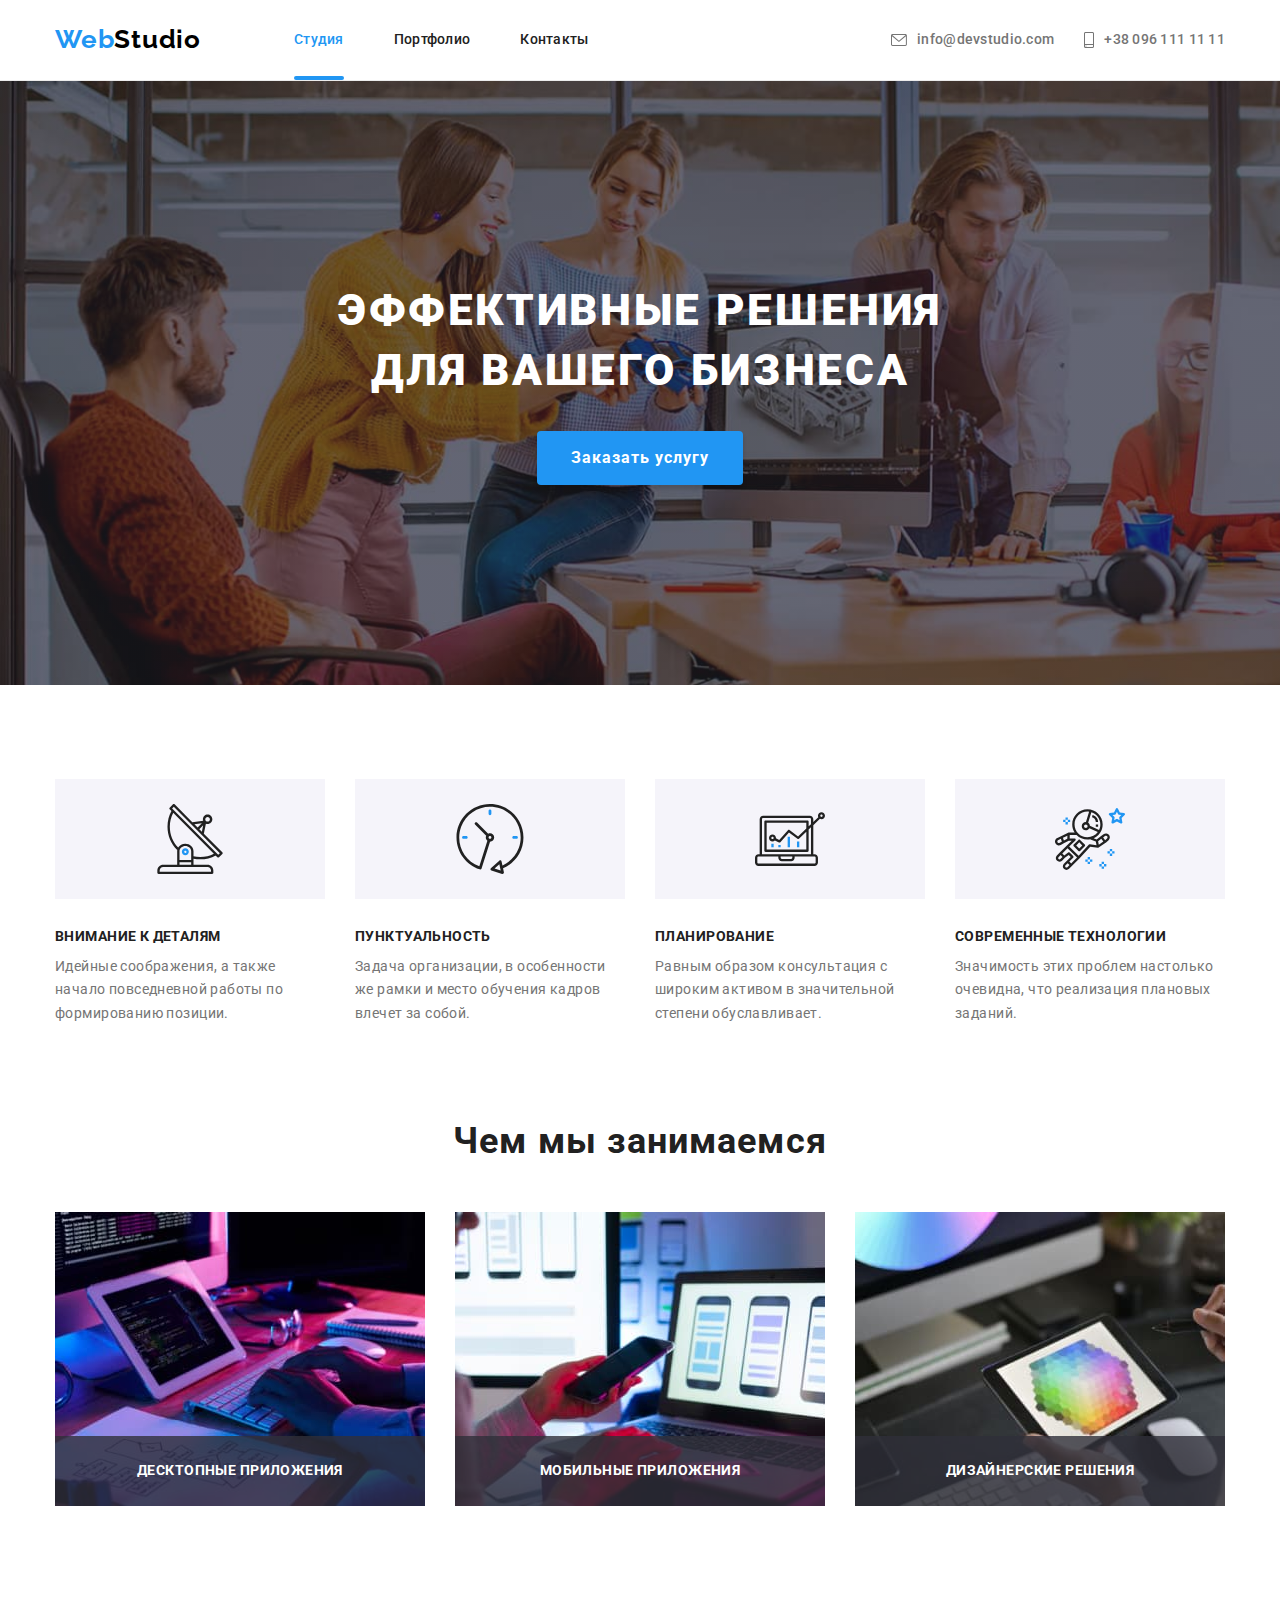
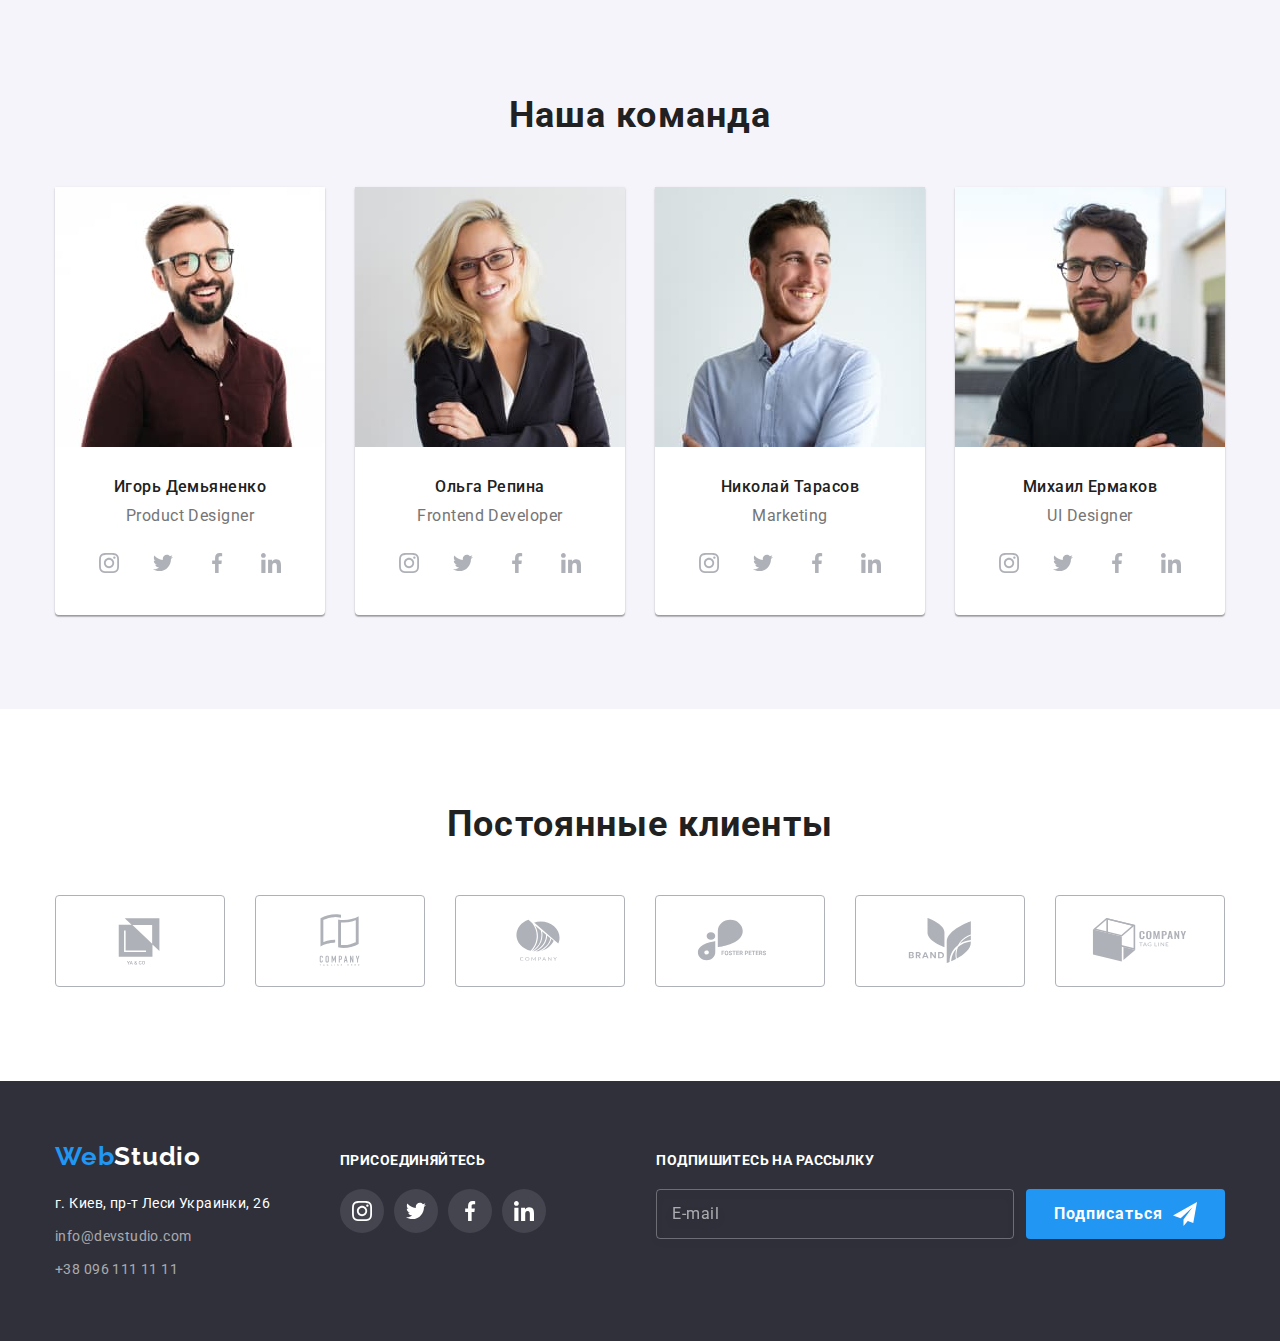
<file: index.html>
<!DOCTYPE html>
<html lang="ru">
<head>
    <meta charset="UTF-8">
    <meta http-equiv="X-UA-Compatible" content="IE=edge">
    <meta name="viewport" content="width=device-width, initial-scale=1.0">
    <title>Студия</title>
    <link rel="preconnect" href="https://fonts.googleapis.com">
    <link rel="preconnect" href="https://fonts.gstatic.com" crossorigin>
    <link
        href="https://fonts.googleapis.com/css2?family=Dancing+Script:wght@700&family=Raleway:wght@700&family=Roboto:ital,wght@0,500;0,700;0,900;1,400&display=swap"
        rel="stylesheet">
        <link rel="stylesheet" href="https://cdnjs.cloudflare.com/ajax/libs/modern-normalize/1.1.0/modern-normalize.min.css">
        <!-- <link rel="stylesheet" href="./css/styles.css"> -->
        <link rel="stylesheet" href="./css/main.min.css">
</head>

<body>
    <!--шапка страницы-->
        <header class="header">
            <div class="container">
             <a class="header__logo logo link" href=""><span class="logo__text">Web</span>Studio</a>
             <nav class="header__navigation navigation">
                <ul class="navigation__list list">
                    <li class="navigation__item"><a class="navigation__link link navigation__link--current" href="">Студия</a></li>
                    <li class="navigation__item"><a class="navigation__link link" href="./portfolio.html">Портфолио</a></li>
                    <li class="navigation__item"><a class="navigation__link link" href="">Контакты</a></li>
                </ul>
             </nav>
            
             <ul class="header__contacts list">
                 <li class="contacts__item"> <a class="contacts__link post link" href="mailto:info@devstudio.com">
                     <svg class="contacts__icon" width="16" height="12">
                     <use href="./images/icons.svg#icon-envelope">
                     </use>
                 </svg> info@devstudio.com</a></li>
                 <li class="contacts__item"> <a class="contacts__link telephone link" href="tel:+380961111111">
                     <svg class="contacts__icon" width="10" height="16">
                     <use href="./images/icons.svg#icon-smartphone">
                     </use>
                 </svg> +38 096 111 11 11</a></li>
             </ul>
            </div>
        </header>

    <!--основной блок-->
    <main>
        <!--Решения для бизнеса-->
        <section class="solutions section">
             <h1 class="solutions__title">Эффективные решения <br>для вашего бизнеса</h1>
             <button type="button" class="solutions__button" data-modal-open>Заказать услугу</button>
        </section>

        <!--Наши особенности-->
        <section class="feature section">
            <div class="container">
            <h2 class="visually-hidden">Наши особенности</h2>
            <ul class="feature__list list">
                <li class="feature__item">
                    <div class="feature__elements">
                        <svg class="feature__icons">
                            <use href="./images/icons.svg#icon-antenna">
                            </use>
                        </svg>                           
                    </div>
                    <h3 class="feature__title">Внимание к деталям</h3>
                    <p class="feature__text">Идейные соображения, а также начало повседневной работы по формированию позиции.</p>                
                </li>

                <li class="feature__item">
                    <div class="feature__elements">
                        <svg class="feature__icons">
                            <use href="./images/icons.svg#icon-clock">
                            </use>
                        </svg>
                    </div>
                    <h3  class="feature__title">Пунктуальность</h3>
                    <p class="feature__text">Задача организации, в особенности же рамки и место обучения кадров влечет за собой.</p>
                </li>

                <li class="feature__item">
                    <div class="feature__elements">
                        <svg class="feature__icons">
                            <use href="./images/icons.svg#icon-diagram">
                            </use>
                        </svg>
                    </div>
                    <h3  class="feature__title">Планирование</h3>
                    <p class="feature__text">Равным образом консультация с широким активом в значительной степени обуславливает.</p>
                </li>

                <li class="feature__item">
                    <div class="feature__elements">
                        <svg class="feature__icons">
                            <use href="./images/icons.svg#icon-astronaut">
                            </use>
                        </svg>
                    </div>                    
                    <h3  class="feature__title">Современные технологии</h3>
                    <p class="feature__text">Значимость этих проблем настолько очевидна, что реализация плановых заданий.</p>
                </li>
            </ul>
            </div>
        </section>

        <!--Наша специализация-->
        <section class="specialization section">
            <div class="container">
            <h2 class="specialization__title">Чем мы занимаемся</h2>
            <ul class="specialization__list list">
                <li class="specialization__item">
                    <div class="specialization__wrapper">
                        <img src="./images/komputer.jpg" alt="Работа с компьютерами" width="370" height="294" />
                        <p class="specialization__text">Десктопные приложения</p>
                    </div>
                </li>

                <li class="specialization__item">                    
                    <div class="specialization__wrapper">
                        <img src="./images/telefon.jpg" alt="Работа с телефонами" width="370" height="294" />
                        <p class="specialization__text">Мобильные приложения</p>
                    </div>
                </li>

                <li class="specialization__item">                    
                    <div class="specialization__wrapper">
                        <img src="./images/planshet.jpg" alt="Работа с планшетами" width="370" height="294" />
                        <p class="specialization__text">Дизайнерские решения</p>
                    </div>
                </li>
            </ul>
        </div>
        </section>

        <!--Наша команда-->
        <section class="team section">
            <div class="container">
            <h2 class="team__title">Наша команда</h2>
            <ul class="team__list list">
                <li class="team__item">
                    <img src="./images/demyanenko.jpg" alt="Парень в очках и рубашке" width="270" height="260"/>
                    <div class="team__information">
                        <h3 class="team__personality">Игорь Демьяненко</h3>
                        <p class="team__positions">Product Designer</p>
                        <ul class="team__networks networks list">
                            <li class="networks__item">
                                <a href="" class="networks__link link">
                                    <svg class="networks__icon">
                                        <use href="./images/icons.svg#icon-instagram"></use>
                                    </svg>
                                </a>
                            </li>
                            <li class="networks__item">
                                <a href="" class="networks__link link">
                                    <svg class="networks__icon">
                                        <use href="./images/icons.svg#icon-twitter"></use>
                                    </svg>
                                </a>
                            </li>
                            <li class="networks__item">
                                <a href="" class="networks__link link">
                                    <svg class="networks__icon">
                                        <use href="./images/icons.svg#icon-facebook"></use>
                                    </svg>
                                </a>
                            </li>
                            <li class="networks__item">
                                <a href="" class="networks__link link">
                                    <svg class="networks__icon">
                                        <use href="./images/icons.svg#icon-linkedin"></use>
                                    </svg>
                                </a>
                            </li>
                        </ul>
                    </div>
                </li>

                <li class="team__item">
                    <img src="./images/repina.jpg" alt="Девушка" width="270" height="260" />
                    <div class="team__information">         
                        <h3 class="team__personality">Ольга Репина</h3>
                        <p class="team__positions">Frontend Developer</p>
                        <ul class="team__networks networks list">
                            <li class="networks__item">
                                <a href="" class="networks__link link">
                                    <svg class="networks__icon">
                                        <use href="./images/icons.svg#icon-instagram"></use>
                                    </svg>
                                </a>
                            </li>
                            <li class="networks__item">
                                <a href="" class="networks__link link">
                                    <svg class="networks__icon">
                                        <use href="./images/icons.svg#icon-twitter"></use>
                                    </svg>
                                </a>
                            </li>
                            <li class="networks__item">
                                <a href="" class="networks__link link">
                                    <svg class="networks__icon">
                                        <use href="./images/icons.svg#icon-facebook"></use>
                                    </svg>
                                </a>
                            </li>
                            <li class="networks__item">
                                <a href="" class="networks__link link">
                                    <svg class="networks__icon">
                                        <use href="./images/icons.svg#icon-linkedin"></use>
                                    </svg>
                                </a>
                            </li>
                        </ul>
                    </div>
                </li>

                <li class="team__item">
                    <img src="./images/tarasov.jpg" alt="Парень в рубашке" width="270" height="260" />
                    <div class="team__information">
                        <h3 class="team__personality">Николай Тарасов</h3>
                        <p class="team__positions">Marketing</p>
                        <ul class="team__networks networks list">
                            <li class="networks__item">
                                <a href="" class="networks__link link">
                                    <svg class="networks__icon">
                                        <use href="./images/icons.svg#icon-instagram"></use>
                                    </svg>
                                </a>
                            </li>
                            <li class="networks__item">
                                <a href="" class="networks__link link">
                                    <svg class="networks__icon">
                                        <use href="./images/icons.svg#icon-twitter"></use>
                                    </svg>
                                </a>
                            </li>
                            <li class="networks__item">
                                <a href="" class="networks__link link">
                                    <svg class="networks__icon">
                                        <use href="./images/icons.svg#icon-facebook"></use>
                                    </svg>
                                </a>
                            </li>
                            <li class="networks__item">
                                <a href="" class="networks__link link">
                                    <svg class="networks__icon">
                                        <use href="./images/icons.svg#icon-linkedin"></use>
                                    </svg>
                                </a>
                            </li>
                        </ul>
                    </div>

                </li>

                <li class="team__item">
                    <img src="./images/ermakov.jpg" alt="Парень в футболке" width="270" height="260" />
                    <div class="team__information">
                        <h3 class="team__personality">Михаил Ермаков</h3>
                        <p class="team__positions">UI Designer</p>
                        <ul class="team__networks networks list">
                            <li class="networks__item">
                                <a href="" class="networks__link link">
                                    <svg class="networks__icon">
                                        <use href="./images/icons.svg#icon-instagram"></use>
                                    </svg>
                                </a>
                            </li>
                            <li class="networks__item">
                                <a href="" class="networks__link link">
                                    <svg class="networks__icon">
                                        <use href="./images/icons.svg#icon-twitter"></use>
                                    </svg>
                                </a>
                            </li>
                            <li class="networks__item">
                                <a href="" class="networks__link link">
                                    <svg class="networks__icon">
                                        <use href="./images/icons.svg#icon-facebook"></use>
                                    </svg>
                                </a>
                            </li>
                            <li class="networks__item">
                                <a href="" class="networks__link link">
                                    <svg class="networks__icon">
                                        <use href="./images/icons.svg#icon-linkedin"></use>
                                    </svg>
                                </a>
                            </li>
                        </ul>
                    </div>
                </li>
            </ul>
            </div>
        </section>

        <!-- Постоянные клиенты -->
        <section class="clients section">
            <div class="container">
                <h2 class="clients__title">Постоянные клиенты</h2>
                <ul class="clients__list list">
                    <li class="clients__item">
                        <a href="" class="clients__link link">
                            <svg class="clients__icon">
                                <use href="./images/icons.svg#icon-logo-clients-1">
                                </use>
                            </svg>
                        </a>
                    </li>
                    <li class="clients__item">
                        <a href="" class="clients__link link">
                            <svg class="clients__icon">
                                <use href="./images/icons.svg#icon-logo-clients-2">
                                </use>
                            </svg>
                        </a>
                    </li>
                    <li class="clients__item">
                        <a href="" class="clients__link link">
                            <svg class="clients__icon">
                                <use href="./images/icons.svg#icon-logo-clients-3">
                                </use>
                            </svg>
                        </a>
                    </li>
                    <li class="clients__item">
                        <a href="" class="clients__link link">
                            <svg class="clients__icon">
                                <use href="./images/icons.svg#icon-logo-clients-4">
                                </use>
                            </svg>
                        </a>
                    </li>
                    <li class="clients__item">
                        <a href="" class="clients__link link">
                            <svg class="clients__icon">
                                <use href="./images/icons.svg#icon-logo-clients-5">
                                </use>
                            </svg>
                        </a>
                    </li>
                    <li class="clients__item">
                        <a href="" class="clients__link link">
                            <svg class="clients__icon">
                                <use href="./images/icons.svg#icon-logo-clients-6">
                                </use>
                            </svg>
                        </a>
                    </li>
                </ul>
            </div>
        </section>
    </main>

    <!--нижняя часть-->
    <footer class="footer">
        <div class="footer__container container">
            <div class="footer__contacts">
                <a class="footer__logo logo link" href=""><span class="logo__text">Web</span>Studio</a>
                <address class="footer__address">
                    г. Киев, пр-т Леси Украинки, 26
                </address>
                <ul class="footer__list list">
                    <li class="footer__item"> <a class="footer__link link" href="mailto:info@example.com">info@devstudio.com</a></li>
                    <li class="footer__item"> <a class="footer__link link" href="tel:+380961111111">+38 096 111 11 11</a></li>
                </ul>
            </div>
            
            <div class="footer__networks">
                <p class="networks__text">присоединяйтесь</p>
                <ul class="networks__list list">
                    <li class="networks__item">
                        <a href="" class="networks__link link">
                            <svg class="networks__icon">
                                <use href="./images/icons.svg#icon-instagram"></use>
                            </svg>
                        </a>
                    </li>
                    <li class="networks__item">
                        <a href="" class="networks__link link">
                            <svg class="networks__icon">
                                <use href="./images/icons.svg#icon-twitter"></use>
                            </svg>
                        </a>
                    </li>
                    <li class="networks__item">
                        <a href="" class="networks__link link">
                            <svg class="networks__icon">
                                <use href="./images/icons.svg#icon-facebook"></use>
                            </svg>
                        </a>
                    </li>
                    <li class="networks__item">
                        <a href="" class="networks__link link">
                            <svg class="networks__icon">
                                <use href="./images/icons.svg#icon-linkedin"></use>
                            </svg>
                        </a>
                    </li>                    
                </ul>
            </div>

            <div class="footer__subscription subscription">
                <p class="subscription__text">Подпишитесь на рассылку</p>
                <form class="subscription__form">                    
                    <div class="subscription__field">
                        <input type="email" name="mail" class="subscription__input" placeholder="E-mail">
                        <button type="submit" class="subscription__button">Подписаться
                            <svg class="subscription__icon" width="24" height="24">
                                <use href="./images/icons.svg#icon-send">
                                </use>
                            </svg>
                        </button>
                    </div>
                </form>
            </div>
        </div>    
    </footer>

    <!-- Бэкдроп и модальное окно -->
    <div class="backdrop is-hidden" data-modal>
        <div class="modal">
            <button type="button" class="close" data-modal-close>
                <svg width=18px height=18px>
                    <use href="./images/icons.svg#icon-close"></use>
                </svg>
            </button>            
            <p class="modal-text">Оставьте свои данные, мы вам перезвоним</p>
            <form class="modal-form">
                <div class="modal-field">
                    <label class="modal-label" for="user-name">Имя</label>
                    <div class="pos__input">
                        <input type="text" class="modal-input name" id="user-name">
                        <svg class="modal-icon">
                            <use href="./images/icons.svg#icon-person-bl"></use>
                        </svg>
                    </div>
                </div>
                <div class="modal-field">
                    <label class="modal-label" for="user-tel">Телефон</label>
                    <div class="pos__input">
                        <input type="tel" class="modal-input tel" id="user-tel">
                        <svg class="modal-icon">
                            <use href="./images/icons.svg#icon-phone-bl"></use>
                        </svg>
                    </div>
                </div>
                <div class="modal-field">
                    <label class="modal-label" for="user-mail">Почта</label>
                    <div class="pos__input">
                        <input type="email" class="modal-input mail" id="user-mail">
                        <svg class="modal-icon">
                            <use href="./images/icons.svg#icon-email-bl"></use>
                        </svg>
                    </div>
                </div>
                <div class="textarea-field">
                    <label class="modal-label" for="user-comment">Комментарий</label>
                    <textarea name="comment" class="modal-textarea" placeholder="Введите текст" id="user-comment" rows="5"></textarea>                       
                </div>
                <div class="check-field">
                    <input type="checkbox" name="policy" id="policy" class="modal-check visually-hidden">
                    <label for="policy" class="check-label">
                        <span class="check-item">
                            <svg class="check-icon" width="11" height="8">
                                <use href="./images/icons.svg#icon-vector"></use>
                            </svg>
                        </span> Соглашаюсь с рассылкой и принимаю <a href="" class="policy-link link">Условия договора</a>
                    </label>
                </div>
                <button type="submit" class="send">Отправить</button>
            </form>

            
            
                
            
            
        </div>
    </div>
    <script src="./js/modal.js"></script>
</body>
</html>
</file>
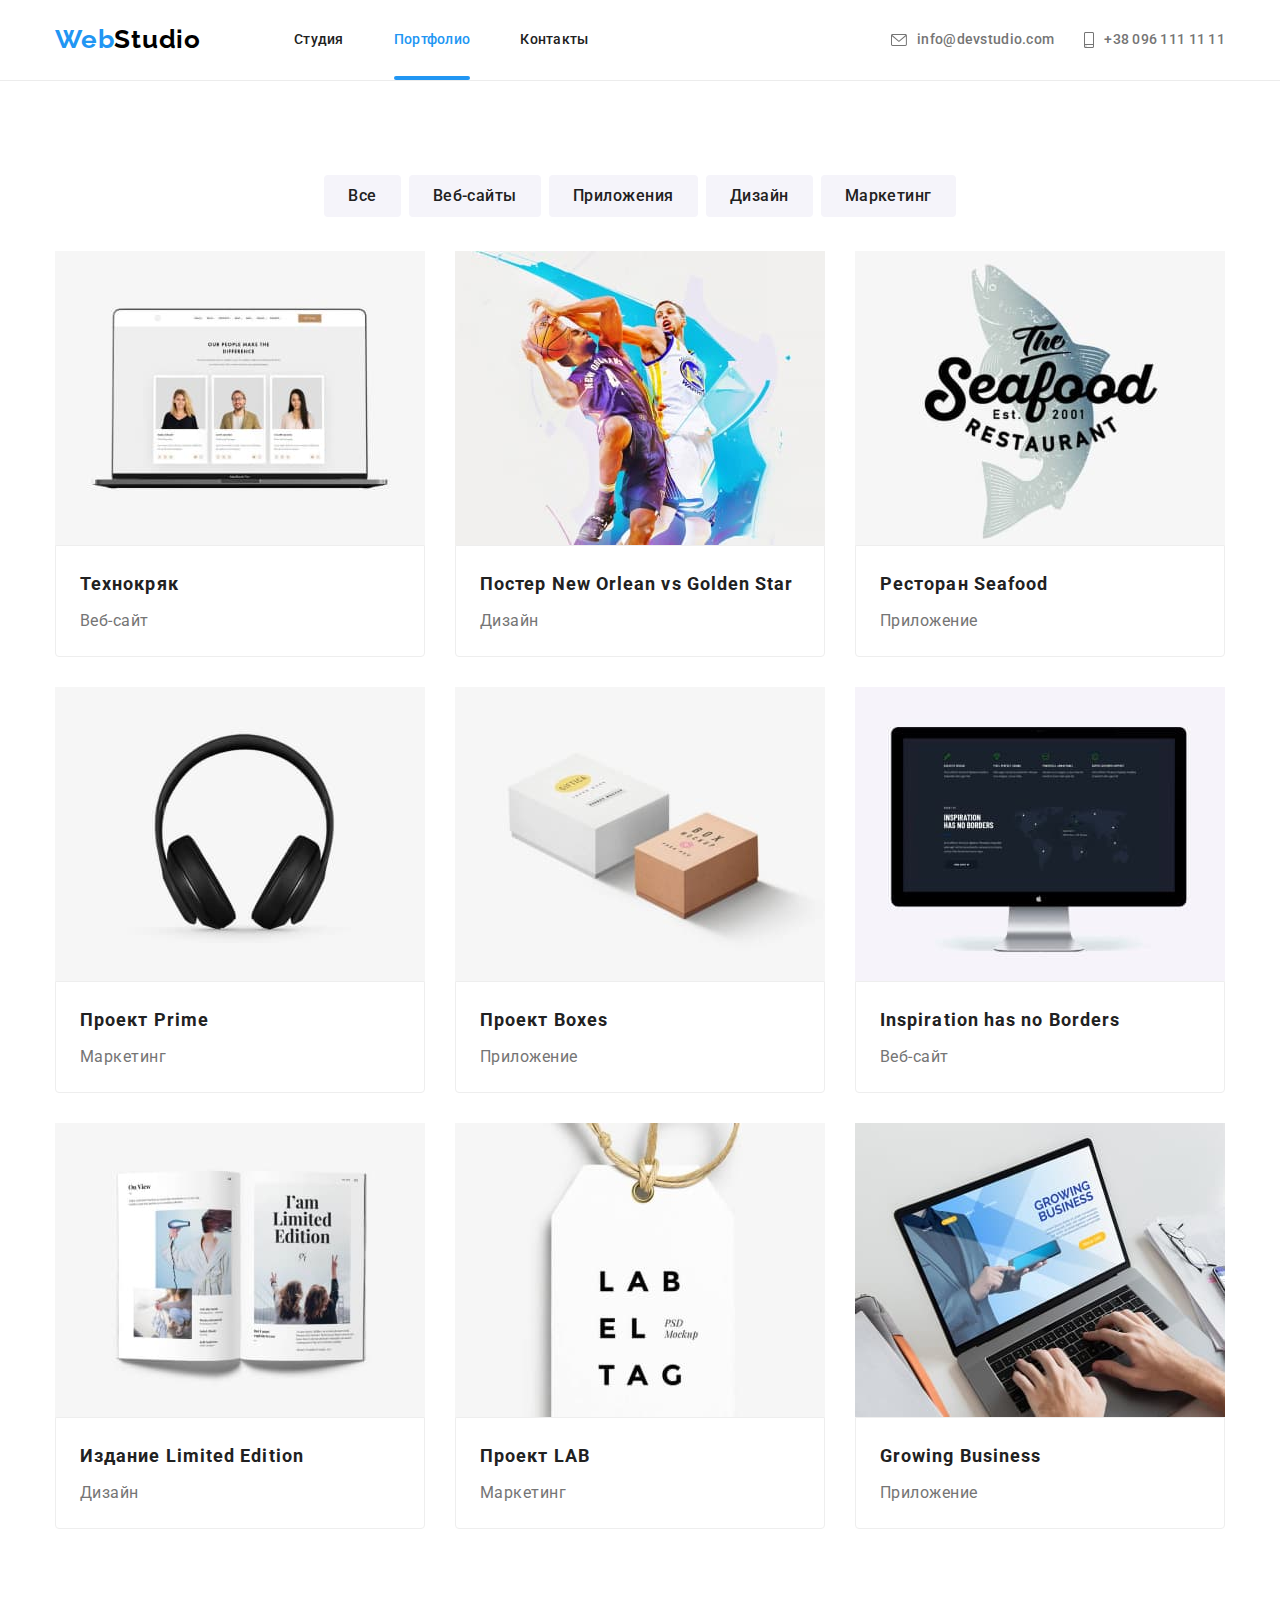
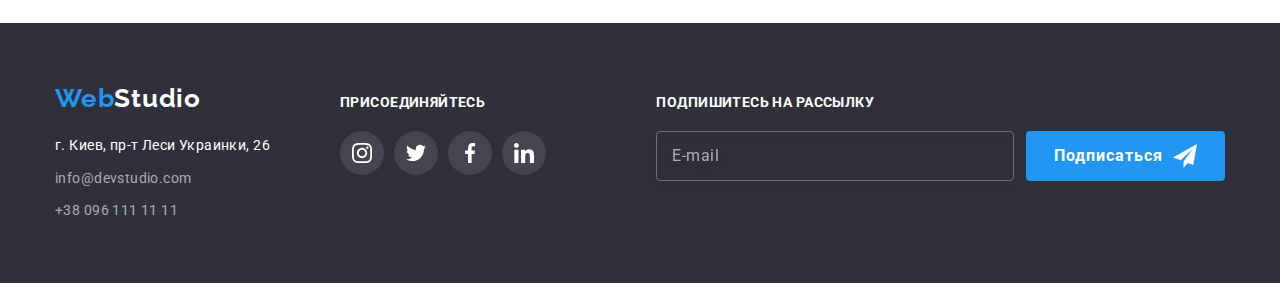
<file: portfolio.html>
<!DOCTYPE html>
<html lang="ru">
<head>
    <meta charset="UTF-8">
    <meta http-equiv="X-UA-Compatible" content="IE=edge">
    <meta name="viewport" content="width=device-width, initial-scale=1.0">
    <title>Портфолио</title>
    <link rel="preconnect" href="https://fonts.googleapis.com">
    <link rel="preconnect" href="https://fonts.gstatic.com" crossorigin>
    <link
        href="https://fonts.googleapis.com/css2?family=Dancing+Script:wght@700&family=Raleway:wght@700&family=Roboto:ital,wght@0,500;0,700;0,900;1,400&display=swap"
        rel="stylesheet">
        <link rel="stylesheet" href="https://cdnjs.cloudflare.com/ajax/libs/modern-normalize/1.1.0/modern-normalize.min.css">
    <!-- <link rel="stylesheet" href="./css/styles.css"> -->
    <link rel="stylesheet" href="./css/main.min.css">
</head>

<body>
    <!--шапка страницы-->
    <header class="header">
        <div class="container">
        <a class="header__logo logo link" href=""><span class="logo__text">Web</span>Studio</a>
        <nav class="header__navigation navigation">
            <ul class="navigation__list list">
                <li class="navigation__item"><a class="navigation__link link" href="./index.html">Студия</a></li>
                <li class="navigation__item"><a class="navigation__link link navigation__link--current" href="">Портфолио</a></li>
                <li class="navigation__item"><a class="navigation__link link" href="">Контакты</a></li>
            </ul>
        </nav>
       
        <ul class="header__contacts list">
            <li class="contacts__item"> <a class="contacts__link link" href="mailto:info@devstudio.com">
                <svg class="contacts__icon" width=16 height=12> 
                    <use href="./images/icons.svg#icon-envelope"></use>
                </svg> info@devstudio.com</a>
            </li>
            <li class="contacts__item"> <a class="contacts__link link" href="tel:+380961111111">
                <svg class="contacts__icon" width=10 height=16>
                    <use href="./images/icons.svg#icon-smartphone"></use>
                </svg> +38 096 111 11 11</a></li>
        </ul>
        </div>
    </header>

    <!--основной блок-->
    <main>
        <section class="portfolio section">
            <div class="container">        
            <h1 class="visually-hidden">Портфолио</h1>
            <ul class="list-buttons list">
                <li class="buttons"><button type="button">Все</button></li>
                <li class="buttons"><button type="button">Веб-сайты</button></li>
                <li class="buttons"><button type="button">Приложения</button></li>
                <li class="buttons"><button type="button">Дизайн</button></li>
                <li class="buttons"><button type="button">Маркетинг</button></li>
            </ul>

            <ul class="activities-list list">
                <li class="activities-item">
                    <a class="activities-link link" href="">
                        <div class="activities-window">
                            <img src="./images/port-tehno.jpg" alt="Анкеты" width="370" height="294">
                            <p class="popup-window">
                                Технокряк это современная площадка распространения коронавируса. Компании используют эту платформу для цифрового
                                шпионажа и атак на защищённые сервера конкурентов.
                            </p>
                        </div>
                        <div class="activities-information">
                            <h2 class="title">Технокряк</h2>
                            <p class="text">Веб-сайт</p>
                            <p class="blue-image"></p>
                        </div>
                    </a>
                </li>
                <li class="activities-item">
                    <a class="activities-link link" href="">
                        <div class="activities-window">
                            <img src="./images/port-orlean.jpg" alt="Баскетболисты" width="370" height="294">
                            <p class="popup-window">
                                Технокряк это современная площадка распространения коронавируса. Компании используют эту платформу для цифрового
                                шпионажа и атак на защищённые сервера конкурентов.
                            </p>
                        </div>
                        <div class="activities-information">
                            <h2 class="title">Постер New Orlean vs Golden Star</h2>
                            <p class="text">Дизайн</p>
                            <p class="blue-image"></p>
                        </div>
                    </a>
                </li>
                <li class="activities-item">
                    <a class="activities-link link" href="">                        
                        <div class="activities-window">
                            <img src="./images/port-seafood.jpg" alt="Рыба" width="370" height="294">
                            <p class="popup-window">
                                Технокряк это современная площадка распространения коронавируса. Компании используют эту платформу для цифрового
                                шпионажа и атак на защищённые сервера конкурентов.
                            </p>
                        </div>
                        <div class="activities-information">
                            <h2 class="title">Ресторан Seafood</h2>
                            <p class="text">Приложение</p>
                            <p class="blue-image"></p>
                        </div>
                    </a>
                </li>
                <li class="activities-item">
                    <a class="activities-link link" href="">                        
                        <div class="activities-window">
                            <img src="./images/port-prime.jpg" alt="Наушники" width="370" height="294">
                            <p class="popup-window">
                                Технокряк это современная площадка распространения коронавируса. Компании используют эту платформу для цифрового
                                шпионажа и атак на защищённые сервера конкурентов.
                            </p>
                        </div>
                        <div class="activities-information">
                            <h2 class="title">Проект Prime</h2>
                            <p class="text">Маркетинг</p>
                            <p class="blue-image"></p>
                        </div>
                    </a>
                </li>
                <li class="activities-item">
                    <a class="activities-link link" href="">                        
                        <div class="activities-window">
                            <img src="./images/port-boxes.jpg" alt="Коробки" width="370" height="294">
                            <p class="popup-window">
                                Технокряк это современная площадка распространения коронавируса. Компании используют эту платформу для цифрового
                                шпионажа и атак на защищённые сервера конкурентов.
                            </p>
                        </div>
                        <div class="activities-information">
                            <h2 class="title">Проект Boxes</h2>
                            <p class="text">Приложение</p>
                            <p class="blue-image"></p>
                        </div>
                    </a>
                </li>
                <li class="activities-item">
                    <a class="activities-link link" href="">                        
                        <div class="activities-window">
                            <img src="./images/port-inspiration.jpg" alt="Монитор" width="370" height="294">
                            <p class="popup-window">
                                Технокряк это современная площадка распространения коронавируса. Компании используют эту платформу для цифрового
                                шпионажа и атак на защищённые сервера конкурентов.
                            </p>
                        </div>
                        <div class="activities-information">
                            <h2 class="title">Inspiration has no Borders</h2>
                            <p class="text">Веб-сайт</p>
                            <p class="blue-image"></p>
                        </div>
                    </a>
                </li>
                <li class="activities-item">
                    <a class="activities-link link" href="">                        
                        <div class="activities-window">
                            <img src="./images/port-limited.jpg" alt="Книга" width="370" height="294">
                            <p class="popup-window">
                                Технокряк это современная площадка распространения коронавируса. Компании используют эту платформу для цифрового
                                шпионажа и атак на защищённые сервера конкурентов.
                            </p>
                        </div>
                        <div class="activities-information">
                            <h2 class="title">Издание Limited Edition</h2>
                            <p class="text">Дизайн</p>
                            <p class="blue-image"></p>
                        </div>
                    </a>
                </li>
                <li class="activities-item">
                    <a class="activities-link link" href="">                        
                        <div class="activities-window">
                            <img src="./images/port-lab.jpg" alt="Жетон" width="370" height="294">
                            <p class="popup-window">
                                Технокряк это современная площадка распространения коронавируса. Компании используют эту платформу для цифрового
                                шпионажа и атак на защищённые сервера конкурентов.
                            </p>
                        </div>
                        <div class="activities-information">
                            <h2 class="title">Проект LAB</h2>
                            <p class="text">Маркетинг</p>
                            <p class="blue-image"></p>
                        </div>
                    </a>
                </li>
                <li class="activities-item">
                    <a class="activities-link link" href="">                        
                        <div class="activities-window">
                            <img src="./images/port-growing.jpg" alt="Ноутбук" width="370" height="294">
                            <p class="popup-window">
                                Технокряк это современная площадка распространения коронавируса. Компании используют эту платформу для цифрового
                                шпионажа и атак на защищённые сервера конкурентов.
                            </p>
                        </div>
                        <div class="activities-information">
                            <h2 class="title">Growing Business</h2>
                            <p class="text">Приложение</p>
                            <p class="blue-image"></p>
                        </div>
                    </a>
                </li>
            </ul>
            </div>
        </section>

    </main>
     
    <!--нижняя часть-->
    <footer class="footer">
        <div class="footer__container container">
            <div class="footer__contacts">
                <a class="footer__logo logo link" href=""><span class="logo__text">Web</span>Studio</a>
                <address class="footer__address">
                    г. Киев, пр-т Леси Украинки, 26
                </address>
                <ul class="footer__list list">
                    <li class="footer__item"> <a class="footer__link link"
                            href="mailto:info@example.com">info@devstudio.com</a></li>
                    <li class="footer__item"> <a class="footer__link link" href="tel:+380961111111">+38 096 111 11 11</a></li>
                </ul>
            </div>
    
            <div class="footer__networks">
                <p class="networks__text">присоединяйтесь</p>
                <ul class="networks__list list">
                    <li class="networks__item">
                        <a href="" class="networks__link link">
                            <svg class="networks__icon">
                                <use href="./images/icons.svg#icon-instagram"></use>
                            </svg>
                        </a>
                    </li>
                    <li class="networks__item">
                        <a href="" class="networks__link link">
                            <svg class="networks__icon">
                                <use href="./images/icons.svg#icon-twitter"></use>
                            </svg>
                        </a>
                    </li>
                    <li class="networks__item">
                        <a href="" class="networks__link link">
                            <svg class="networks__icon">
                                <use href="./images/icons.svg#icon-facebook"></use>
                            </svg>
                        </a>
                    </li>
                    <li class="networks__item">
                        <a href="" class="networks__link link">
                            <svg class="networks__icon">
                                <use href="./images/icons.svg#icon-linkedin"></use>
                            </svg>
                        </a>
                    </li>    
                </ul>    
            </div>

            <div class="footer__subscription subscription">
                <p class="subscription__text">Подпишитесь на рассылку</p>
                <form class="subscription__form">
                    <div class="subscription__field">
                        <input type="email" name="mail" class="subscription__input" placeholder="E-mail">
                        <button type="submit" class="subscription__button">Подписаться
                            <svg class="subscription__icon" width="24" height="24">
                                <use href="./images/icons.svg#icon-send">
                                </use>
                            </svg>
                        </button>
                    </div>
                </form>
            </div>
        </div>    
    </footer>
</body>

</html>
</file>
<file: css/styles.css>
/* присвоение значений переменным*/
/* :root {
  --main-color: #212121;
  --second-color: #757575;
  --third-color: #ffffff;
  --accent-color: #2196f3;
  --background-color: #f5f4fa;
  --primary-icons-color: #afb1b8;
  --shadow-team-cards: 0px 1px 3px rgba(0, 0, 0, 0.12),
    0px 1px 1px rgba(0, 0, 0, 0.14), 0px 2px 1px rgba(0, 0, 0, 0.2);
  --shadow-portfolio-buttons: 0px 3px 1px rgba(0, 0, 0, 0.1),
    0px 1px 2px rgba(0, 0, 0, 0.08), 0px 2px 2px rgba(0, 0, 0, 0.12);
  --shadow-portfolio-cards: 0px 1px 1px rgba(0, 0, 0, 0.12),
    0px 4px 4px rgba(0, 0, 0, 0.06), 1px 4px 6px rgba(0, 0, 0, 0.16);
  --shadow-button-footer: 0px 4px 4px rgba(0, 0, 0, 0.15);
} */

/* body {
  font-family: Roboto, sans-serif;
  color: var(--main-color);
  background-color: #ffffff;
} */

/* контейнер для структурирования и позиционирования секций */
/* .container {
  width: 1200px;
  padding-left: 15px;
  padding-right: 15px;
  margin-left: auto;
  margin-right: auto;
} */

/* .section {
  padding-top: 94px;
  padding-bottom: 94px;
}

img {
  display: block;
  max-width: 100%;
  height: auto;
} */

/*----отключение подчеркивания в ссылках----*/
/* .link {
  text-decoration: none;
} */

/*----отключение точек в списках----*/
/* .list {
  padding: 0;
  margin: 0;
  list-style: none;
} */

/* Удаляет элементы из видимой структуры HTML-кода, без потери логической структурной разметки, которая очень важна для "читалок" */
/* .visually-hidden {
  position: absolute;
  width: 1px;
  height: 1px;
  margin: -1px;
  border: 0;
  padding: 0;
  white-space: nowrap;
  clip-path: inset(100%);
  clip: rect(0 0 0 0);
  overflow: hidden;
} */

/* -------HEADER----- */

/* .logo {
  padding-top: 24px;
  padding-bottom: 25px;
  font-family: Raleway, sans-serif;
  font-weight: 700;
  font-size: 26px;
  line-height: 1.19;
  letter-spacing: 0.03em;
  color: #000000;
}

.logo > span {
  color: var(--accent-color);
} */

/* .header {
  border-bottom: 1px solid #ececec;
}

.nav-list {
  display: flex;
}

.nav {
  margin-left: 93px;
}

.nav-item:not(:last-child) {
  margin-right: 50px;
}

.nav-link {
  position: relative;
  display: block;
  padding-top: 32px;
  padding-bottom: 32px;

  font-weight: 500;
  font-size: 14px;
  line-height: 1.14;
  letter-spacing: 0.02em;
  color: var(--main-color);
  transition: color 250ms cubic-bezier(0.4, 0, 0.2, 1);
} */

/* Выделяет название текущей страницы */
/* .nav-link.current {
  color: var(--accent-color);
}

.nav-link.current::after {
  position: absolute;
  left: 0;
  bottom: 0;
  content: "";
  width: 100%;
  height: 4px;
  background: #2196f3;
  border-radius: 2px;
}

.contacts-list {
  display: flex;
  margin-left: auto;
}

.contacts-item:not(:last-child) {
  margin-right: 30px;
}

.contacts-link {
  display: flex;
  align-items: center;
  padding-top: 32px;
  padding-bottom: 32px;

  font-weight: 500;
  font-size: 14px;
  line-height: 1.14;
  letter-spacing: 0.02em;
  color: var(--second-color);
  transition: color 250ms cubic-bezier(0.4, 0, 0.2, 1);
} */

/* Подсветка интерактивных элементов при наведении */
/* .header a:hover,
.header a:focus,
.footer-link:hover,
.footer-link:focus {
  color: var(--accent-color);
}

.contacts-icon {
  margin-right: 10px;
  fill: currentColor;
} */

/* выделение иконок при hover и focus родителя */
/* .header a:hover .contacts-icon,
.header a:focus .contacts-icon {
  fill: currentColor;
}

.container.header {
  display: flex;
  align-items: center;
} */

/* -------------MAIN------------------ */
/* ----Решения для бизнеса--- */

/* .solutions {
  background-color: #c4c4c4;
  background-image: linear-gradient(
      rgba(47, 48, 58, 0.4),
      rgba(47, 48, 58, 0.4)
    ),
    url(../images/hero.jpg);
  background-size: cover;
  background-repeat: no-repeat;
  max-width: 1600px;
  padding-top: 200px;
  padding-bottom: 200px;
  text-align: center;
}

.solutions-title {
  margin-top: 0;
  margin-bottom: 30px;

  font-weight: 900;
  font-size: 44px;
  line-height: 1.36;
  letter-spacing: 0.06em;
  text-transform: uppercase;
  color: var(--third-color);
}

.solutions button {
  padding: 10px 32px;
  font-family: inherit;
  font-weight: 700;
  font-size: 16px;
  line-height: 1.87;
  letter-spacing: 0.06em;
  cursor: pointer;
  color: var(--third-color);
  background-color: var(--accent-color);
  box-shadow: 0px 4px 4px rgba(0, 0, 0, 0.15);
  border-color: transparent;
  border-radius: 4px;
} */

/* ----Наши особенности----*/
/* .feature {
  padding-bottom: 0;
}

.feature-title {
  margin: 0;
  padding: 0;
  margin-bottom: 10px;

  font-weight: 700;
  font-size: 14px;
  line-height: 1.14;
  letter-spacing: 0.03em;
  text-transform: uppercase;
}

.feature-elements {
  display: flex;
  align-items: center;
  justify-content: center;
  background-color: var(--background-color);
  width: 270px;
  height: 120px;
  margin-bottom: 30px;
}

.feature-icons {
  width: 70px;
  height: 70px;
}

.feature-list {
  display: flex;
  justify-content: center;
}

.feature-item {
  width: 270px;
}

.feature-item:not(:last-child) {
  margin-right: 30px;
}

.feature-text {
  margin: 0;
  padding: 0;

  font-size: 14px;
  line-height: 1.71;
  letter-spacing: 0.03em;
  color: var(--second-color);
} */

/* ----Наша специализация---- */

/* .specialization-title {
  margin: 0;
  margin-bottom: 50px;
  padding: 0;

  font-weight: 700;
  font-size: 36px;
  line-height: 1.17;
  letter-spacing: 0.03em;
  text-align: center;
}

.specialization-list {
  display: flex;
}

.specialization-item:not(:last-child) {
  margin-right: 30px;
}

.specialization-wrapper {
  position: relative;
}

.specialization-text {
  position: absolute;
  left: 0;
  bottom: 0;
  width: 100%;
  font-weight: 700;
  font-size: 14px;
  line-height: 1.14;
  text-align: center;
  letter-spacing: 0.03em;
  text-transform: uppercase;
  color: #ffffff;
  background: rgba(47, 48, 58, 0.8);
  padding: 27px 0;
  margin: 0;
} */

/* ----Наша команда---- */
/* .team {
  background-color: #f5f4fa;
}

.team-title {
  margin: 0;
  margin-bottom: 50px;
  padding: 0;

  font-weight: 700;
  font-size: 36px;
  line-height: 1.17;
  letter-spacing: 0.03em;
  text-align: center;
}

.team-list {
  display: flex;
}

.team-item {
  width: 270px;
  box-shadow: var(--shadow-team-cards);
  border-radius: 0px 0px 4px 4px;
  background-color: var(--third-color);
}

.team-item:not(:last-child) {
  margin-right: 30px;
}

.team-information {
  padding-top: 30px;
  padding-bottom: 30px;
  text-align: center;
}

.team-personality {
  margin: 0;
  margin-bottom: 10px;
  padding: 0;

  font-weight: 500;
  font-size: 16px;
  line-height: 1.19;
  letter-spacing: 0.03em;
}

.team-positions {
  margin: 0;
  padding: 0;
  margin-bottom: 16px;

  font-size: 16px;
  line-height: 1.19;
  letter-spacing: 0.03em;
  color: var(--second-color);
}

.team .networks-list {
  display: flex;
  justify-content: center;
}

.networks-item {
  width: 44px;
  height: 44px;
}

.networks-item:not(:last-child) {
  margin-right: 10px;
}

.networks-link {
  display: flex;
  justify-content: center;
  align-items: center;
  width: 100%;
  height: 100%;
  border-radius: 50%;
  fill: var(--primary-icons-color);
  transition: background-color 250ms cubic-bezier(0.4, 0, 0.2, 1),
    fill 250ms cubic-bezier(0.4, 0, 0.2, 1);
}

.team .networks-link:hover,
.team .networks-link:focus {
  background-color: var(--accent-color);
  fill: var(--third-color);
}

.networks-icon {
  width: 20px;
  height: 20px;
}

.clients-title {
  margin: 0;
  margin-bottom: 50px;
  padding: 0;
  font-weight: 700;
  font-size: 36px;
  line-height: 1.17;
  text-align: center;
  letter-spacing: 0.03em;
}

.clients-list {
  display: flex;
}

.clients-item {
  width: 170px;
  height: 92px;
}

.clients-item:not(:last-child) {
  margin-right: 30px;
}

.clients-link {
  display: flex;
  align-items: center;
  justify-content: center;
  width: 100%;
  height: 100%;
  border: 1px solid var(--primary-icons-color);
  box-sizing: border-box;
  border-radius: 4px;
  fill: var(--primary-icons-color);
  transition: fill 250ms cubic-bezier(0.4, 0, 0.2, 1),
    border 250ms cubic-bezier(0.4, 0, 0.2, 1);
}

.clients-icon {
  width: 106px;
  height: 60px;
}

.clients-link:hover {
  border: 1px solid var(--accent-color);
  fill: var(--accent-color);
} */

/* ---footer--- */
/* footer {
  background-color: #2f303a;
  padding-top: 60px;
  padding-bottom: 60px;
}

footer .container {
  display: flex;
  align-items: baseline;
}

footer .logo {
  display: block;
  padding: 0;
  margin: 0;
  margin-bottom: 20px;

  font-weight: 700;
  font-size: 26px;
  line-height: 1.19;
  letter-spacing: 0.03em;
  color: var(--third-color);
}

address {
  font-size: 14px;
  line-height: 1.71;
  letter-spacing: 0.03em;
  color: var(--third-color);
}

.footer-link {
  font-size: 14px;
  line-height: 1.71;
  letter-spacing: 0.03em;
  color: rgba(255, 255, 255, 0.6);
  transition: color 250ms cubic-bezier(0.4, 0, 0.2, 1);
} */

/* ----------Portfolio------------ */

/* .portfolio button {
  padding: 6px 22px;
  border-radius: 4px;
  border-color: transparent;

  font-family: inherit;
  font-weight: 500;
  font-size: 16px;
  line-height: 1.62;
  text-align: center;
  letter-spacing: 0.03em;
  color: var(--main-color);
  background-color: var(--background-color);
  cursor: pointer;
  transition: color 250ms cubic-bezier(0.4, 0, 0.2, 1),
    background-color 250ms cubic-bezier(0.4, 0, 0.2, 1),
    box-shadow 250ms cubic-bezier(0.4, 0, 0.2, 1);
}

.portfolio .title {
  font-weight: 700;
  font-size: 18px;
  line-height: 2;
  letter-spacing: 0.06em;
  color: var(--main-color);
}

.portfolio .text {
  font-weight: normal;
  font-size: 16px;
  line-height: 1.87;
  letter-spacing: 0.03em;
  color: var(--second-color);
}

.portfolio button:hover,
.portfolio button:focus {
  color: var(--third-color);
  background-color: var(--accent-color);
  box-shadow: var(--shadow-portfolio-buttons);
} */

/* Сброс наклонного шрифта, который автоматом ставится в этом тэге */
/* address {
  font-style: normal;
} */

/* .list-buttons {
  display: flex;
  margin-bottom: 34px;
  justify-content: center;
}

.list-buttons .buttons:not(:last-child) {
  margin-right: 8px;
}

.activities-list .title {
  padding: 0;
  margin: 0;
}

.activities-list .text {
  padding: 0;
  margin: 0;
}

.activities-list .blue-image {
  padding: 0;
  margin: 0;
}

.activities-list {
  display: flex;
  flex-wrap: wrap;
}

.activities-item {
  display: flex;
  width: 370px;
}

.activities-item:not(:nth-child(3n)) {
  margin-right: 30px;
}

.activities-item:not(:nth-last-child(-n + 3)) {
  margin-bottom: 30px;
}

.activities-window {
  position: relative;
  overflow: hidden;
}

.popup-window {
  position: absolute;
  top: 0;
  left: 0;
  margin: 0;
  padding: 63px 24px;
  height: 100%;
  font-size: 18px;
  line-height: 1.56;
  letter-spacing: 0.03em;
  color: #ffffff;
  background: rgba(33, 150, 243, 0.9);
  transform: translateY(100%);
  transition: transform 250ms cubic-bezier(0.4, 0, 0.2, 1);
}

.activities-link:hover .popup-window,
.activities-link:focus .popup-window {
  transform: translateY(0);
}

.activities-information {
  padding: 20px 24px;
  border: 1px solid #eeeeee;
  border-bottom-left-radius: 4px;
  border-bottom-right-radius: 4px;
  background: var(--third-color);
}

.activities-information .title {
  margin-bottom: 4px;
}

.activities-link {
  display: block;
  width: 100%;
  height: 100%;
  transition: box-shadow 250ms cubic-bezier(0.4, 0, 0.2, 1);
}

.activities-link:hover,
.activities-link:focus {
  box-shadow: var(--shadow-portfolio-cards);
} */

/* address {
  margin-bottom: 9px;
}

.footer-item:not(:last-child) {
  margin-bottom: 9px;
}

footer .networks-list {
  display: flex;
}
.networks-text {
  margin: 0;
  margin-bottom: 20px;
  padding: 0;
  font-weight: 700;
  font-size: 14px;
  line-height: 1.14;
  letter-spacing: 0.03em;
  text-transform: uppercase;
  color: var(--third-color);
}

.data-contacts {
  margin-right: 70px;
}

footer .networks {
  margin-right: 93px;
}

footer .networks-link {
  background-color: rgba(255, 255, 255, 0.1);
  fill: var(--third-color);
}

footer .networks-link:hover,
footer .networks-link:focus {
  background-color: var(--accent-color);
}

footer .subscription-text {
  margin: 0;
  margin-bottom: 20px;
  font-weight: 700;
  font-size: 14px;
  line-height: 1.14;
  letter-spacing: 0.03em;
  text-transform: uppercase;
  color: var(--third-color);
}

footer button {
  padding: 10px 28px;
  background-color: var(--accent-color);
  border-radius: 4px;
  border: transparent;
  cursor: pointer;
  display: flex;
  align-items: center;
  font-weight: 700;
  font-size: 16px;
  line-height: 1.87;
  letter-spacing: 0.06em;
  color: var(--third-color);
  transition: box-shadow 250ms cubic-bezier(0.4, 0, 0.2, 1);
}

footer button:hover,
footer button:focus {
  box-shadow: var(--shadow-button-footer);
}

.subs-cont {
  margin-left: auto;
}

.subscription-input {
  margin-right: 12px;
  padding: 15px;
  width: 358px;
  height: 50px;
  background-color: transparent;
  border: 1px solid rgba(255, 255, 255, 0.3);
  box-sizing: border-box;
  filter: drop-shadow(0px 4px 4px rgba(0, 0, 0, 0.15));
  border-radius: 4px;
  color: var(--third-color);
} */

/*при фокусе делает обводку inputa в форме футера. в дз не было указано */
/* .subscription-input:focus {
  border-color: var(--accent-color);
  outline: none;
} */

/* .subscription-input::placeholder {
  font-weight: 400;
  font-size: 16px;
  line-height: 1.25;
  letter-spacing: 0.03em;
  color: rgba(255, 255, 255, 0.6);
}

.subscription-icon {
  margin-left: 10px;
  fill: var(--third-color);
}

.subscription-field {
  display: flex;
  align-items: center;
} */

/* .backdrop {
  position: fixed;
  top: 0;
  left: 0;
  width: 100vw;
  height: 100vh;
  background-color: rgba(58, 49, 47, 0.4);
  transition: opacity 250ms cubic-bezier(0.4, 0, 0.2, 1),
    visibility 250ms cubic-bezier(0.4, 0, 0.2, 1);
}

.backdrop.is-hidden .modal {
  transform: translate(-50%, -50%) scale(0.8);
  transition: transform 250ms cubic-bezier(0.4, 0, 0.2, 1);
}

.modal {
  position: absolute;
  top: 50%;
  left: 50%;
  width: 528px;
  height: 581px;
  padding: 40px;
  opacity: 1;
  transform: translate(-50%, -50%) scale(1);
  transition: transform 250ms cubic-bezier(0.4, 0, 0.2, 1);
  background: #ffffff;
  box-shadow: 0px 1px 3px rgba(0, 0, 0, 0.12), 0px 1px 1px rgba(0, 0, 0, 0.14),
    0px 2px 1px rgba(0, 0, 0, 0.2);
  border-radius: 4px;
}

button.close {
  position: absolute;
  padding: 0;
  top: 8px;
  right: 8px;
  width: 30px;
  height: 30px;
  border-radius: 50%;
  border: 1px solid #0000001a;
  background-color: inherit;
  display: flex;
  align-items: center;
  justify-content: center;
  transition: fill 250ms cubic-bezier(0.4, 0, 0.2, 1);
}

button.close:hover,
button.close:focus {
  fill: var(--accent-color);
  cursor: pointer;
}

.modal-text {
  margin: 0;
  margin-bottom: 10px;
  font-weight: 700;
  font-size: 20px;
  line-height: 1.15;
  text-align: center;
  letter-spacing: 0.03em;
  color: var(--main-color);
}

.modal-field {
  margin-bottom: 10px;
}

.modal-label {
  display: block;
  margin-bottom: 4px;
  font-weight: normal;
  font-size: 12px;
  line-height: 1.17;
  letter-spacing: 0.01em;
  color: var(--second-color);
}

.pos-input {
  position: relative;
}

.modal-input {
  width: 100%;
  height: 40px;
  border: 1px solid rgba(33, 33, 33, 0.2);
  border-radius: 4px;
  padding: 11px 42px;
  transition: border-color 250ms cubic-bezier(0.4, 0, 0.2, 1);
}

.textarea-field {
  margin-bottom: 20px;
}

.modal-input:focus,
.modal-textarea:focus {
  border-color: var(--accent-color);
  outline: none;
  cursor: pointer;
}

.modal-input:focus + .modal-icon {
  fill: var(--accent-color);
}

.modal-textarea {
  width: 100%;
  height: 120px;
  resize: none;
  padding: 12px 16px;
  border: 1px solid rgba(33, 33, 33, 0.2);
  box-sizing: border-box;
  border-radius: 4px;
  transition: border-color 250ms cubic-bezier(0.4, 0, 0.2, 1);
}

textarea::placeholder {
  font-weight: 400;
  font-size: 14px;
  line-height: 1.14;
  letter-spacing: 0.01em;
  color: rgba(117, 117, 117, 0.5);
}

.modal-icon {
  position: absolute;
  top: 50%;
  left: 12px;
  transform: translateY(-50%);
  width: 18px;
  height: 18px;
  transition: fill 250ms cubic-bezier(0.4, 0, 0.2, 1);
}

.check-field {
  margin-bottom: 30px;
}

.check-field .check-label {
  display: flex;
  align-items: center;
  justify-content: center;
  font-weight: 400;
  font-size: 14px;
  line-height: 1.71;
  letter-spacing: 0.03em;
  color: var(--second-color);
}

.check-field .check-item {
  display: flex;
  align-items: center;
  justify-content: center;
  width: 16px;
  height: 15px;
  border: 2px solid #000000;
  border-radius: 2px;
  margin-right: 7px;
  transition: background-color 250ms cubic-bezier(0.4, 0, 0.2, 1),
    border-color 250ms cubic-bezier(0.4, 0, 0.2, 1);
}

.check-field .check-icon {
  fill: var(--third-color);
}

.modal-check:checked + .check-label .check-item {
  background-color: var(--accent-color);
  border: none;
}

.modal-check:focus + .check-label .check-item {
  border-color: var(--accent-color);
}

.policy-link {
  margin-left: 3px;
  color: var(--accent-color);
}

.modal .send {
  display: block;
  margin: 0 auto;
  padding: 10px 55px;
  background: var(--accent-color);
  border-color: transparent;
  border-radius: 4px;
  font-weight: 700;
  font-size: 16px;
  line-height: 1.87;
  letter-spacing: 0.06em;
  color: var(--third-color);
  transition: box-shadow 250ms cubic-bezier(0.4, 0, 0.2, 1);
}

.modal .send:hover,
.modal .send:focus {
  box-shadow: 0px 4px 4px rgba(0, 0, 0, 0.15);
  cursor: pointer;
} */

/* скрывает элемент */
/* .is-hidden {
  opacity: 0;
  pointer-events: none;
  visibility: hidden;
} */
</file>
<file: css/main.min.css>
body{font-family:Roboto, sans-serif;color:var(--main-color);background-color:#ffffff}:root{--main-color: #212121;--second-color: #757575;--third-color: #ffffff;--accent-color: #2196f3;--background-color: #f5f4fa;--primary-icons-color: #afb1b8;--shadow-team-cards: 0px 1px 3px rgba(0, 0, 0, 0.12),
    0px 1px 1px rgba(0, 0, 0, 0.14), 0px 2px 1px rgba(0, 0, 0, 0.2);--shadow-portfolio-buttons: 0px 3px 1px rgba(0, 0, 0, 0.1),
    0px 1px 2px rgba(0, 0, 0, 0.08), 0px 2px 2px rgba(0, 0, 0, 0.12);--shadow-portfolio-cards: 0px 1px 1px rgba(0, 0, 0, 0.12),
    0px 4px 4px rgba(0, 0, 0, 0.06), 1px 4px 6px rgba(0, 0, 0, 0.16);--shadow-button-footer: 0px 4px 4px rgba(0, 0, 0, 0.15)}.logo{font-family:Raleway, sans-serif;font-weight:700;font-size:26px;line-height:1.19;letter-spacing:0.03em}.container{width:1200px;padding-left:15px;padding-right:15px;margin-left:auto;margin-right:auto}.section{padding-top:94px;padding-bottom:94px}img{display:block;max-width:100%;height:auto}.link{text-decoration:none}.list{padding:0;margin:0;list-style:none}.visually-hidden{position:absolute;width:1px;height:1px;margin:-1px;border:0;padding:0;white-space:nowrap;clip-path:inset(100%);clip:rect(0 0 0 0);overflow:hidden}.is-hidden{opacity:0;pointer-events:none;visibility:hidden}address{font-style:normal}.header{border-bottom:1px solid #ececec}.header .container{display:flex;align-items:center}.header__navigation{margin-left:93px}.navigation__list{display:flex}.navigation__item:not(:last-child){margin-right:50px}.navigation__link{position:relative;display:block;padding-top:32px;padding-bottom:32px;font-weight:500;font-size:14px;line-height:1.14;letter-spacing:0.02em;color:var(--main-color);transition:color 250ms cubic-bezier(0.4, 0, 0.2, 1)}.navigation__link:hover,.navigation__link:focus{color:var(--accent-color)}.navigation__link--current{color:var(--accent-color)}.navigation__link--current::after{position:absolute;left:0;bottom:0;content:"";width:100%;height:4px;background:#2196f3;border-radius:2px}.header__contacts{display:flex;margin-left:auto}.contacts__item:not(:last-child){margin-right:30px}.contacts__link{display:flex;align-items:center;padding-top:32px;padding-bottom:32px;font-weight:500;font-size:14px;line-height:1.14;letter-spacing:0.02em;color:var(--second-color);transition:color 250ms cubic-bezier(0.4, 0, 0.2, 1)}.contacts__link:hover,.contacts__link:focus{color:var(--accent-color)}.contacts__icon{margin-right:10px;fill:currentColor}.logo__text{color:var(--accent-color)}.header__logo{padding-top:24px;padding-bottom:25px;color:#000000;transition:color 250ms cubic-bezier(0.4, 0, 0.2, 1)}.header__logo:hover,.header__logo:focus{color:var(--accent-color)}.footer__logo{display:block;padding:0;margin:0;margin-bottom:20px;color:var(--third-color)}.solutions{background-color:#c4c4c4;background-image:linear-gradient(rgba(47,48,58,0.4), rgba(47,48,58,0.4)),url(../images/hero.jpg);background-size:cover;background-repeat:no-repeat;max-width:1600px;padding-top:200px;padding-bottom:200px;text-align:center}.solutions__title{margin-top:0;margin-bottom:30px;font-weight:900;font-size:44px;line-height:1.36;letter-spacing:0.06em;text-transform:uppercase;color:var(--third-color)}.solutions__button{padding:10px 32px;font-family:inherit;font-weight:700;font-size:16px;line-height:1.87;letter-spacing:0.06em;cursor:pointer;color:var(--third-color);background-color:var(--accent-color);box-shadow:0px 4px 4px rgba(0,0,0,0.15);border-color:transparent;border-radius:4px}.feature{padding-bottom:0}.feature__title{margin:0;padding:0;margin-bottom:10px;font-weight:700;font-size:14px;line-height:1.14;letter-spacing:0.03em;text-transform:uppercase}.feature__elements{display:flex;align-items:center;justify-content:center;background-color:var(--background-color);width:270px;height:120px;margin-bottom:30px}.feature__icons{width:70px;height:70px}.feature__list{display:flex;justify-content:center}.feature__text{margin:0;padding:0;font-size:14px;line-height:1.71;letter-spacing:0.03em;color:var(--second-color)}.feature__item{width:270px}.feature__item:not(:last-child){margin-right:30px}.specialization__title{margin:0;margin-bottom:50px;padding:0;font-weight:700;font-size:36px;line-height:1.17;letter-spacing:0.03em;text-align:center}.specialization__list{display:flex}.specialization__item:not(:last-child){margin-right:30px}.specialization__wrapper{position:relative}.specialization__text{position:absolute;left:0;bottom:0;width:100%;font-weight:700;font-size:14px;line-height:1.14;text-align:center;letter-spacing:0.03em;text-transform:uppercase;color:#ffffff;background:rgba(47,48,58,0.8);padding:27px 0;margin:0}.team{background-color:#f5f4fa}.team__title{margin:0;margin-bottom:50px;padding:0;font-weight:700;font-size:36px;line-height:1.17;letter-spacing:0.03em;text-align:center}.team__list{display:flex}.team__item{width:270px;box-shadow:var(--shadow-team-cards);border-radius:0px 0px 4px 4px;background-color:var(--third-color)}.team__item:not(:last-child){margin-right:30px}.team__information{padding-top:30px;padding-bottom:30px;text-align:center}.team__personality{margin:0;margin-bottom:10px;padding:0;font-weight:500;font-size:16px;line-height:1.19;letter-spacing:0.03em}.team__positions{margin:0;padding:0;margin-bottom:16px;font-size:16px;line-height:1.19;letter-spacing:0.03em;color:var(--second-color)}.team__networks{display:flex;justify-content:center}.networks__item{width:44px;height:44px}.networks__item:not(:last-child){margin-right:10px}.networks__link{display:flex;justify-content:center;align-items:center;width:100%;height:100%;border-radius:50%;fill:var(--primary-icons-color);transition:background-color 250ms cubic-bezier(0.4, 0, 0.2, 1),fill 250ms cubic-bezier(0.4, 0, 0.2, 1)}.networks__link:hover,.networks__link:focus{background-color:var(--accent-color);fill:var(--third-color)}.networks__icon{width:20px;height:20px}.clients__title{margin:0;margin-bottom:50px;padding:0;font-weight:700;font-size:36px;line-height:1.17;text-align:center;letter-spacing:0.03em}.clients__list{display:flex}.clients__item{width:170px;height:92px}.clients__item:not(:last-child){margin-right:30px}.clients__link{display:flex;align-items:center;justify-content:center;width:100%;height:100%;border:1px solid var(--primary-icons-color);box-sizing:border-box;border-radius:4px;fill:var(--primary-icons-color);transition:fill 250ms cubic-bezier(0.4, 0, 0.2, 1),border 250ms cubic-bezier(0.4, 0, 0.2, 1)}.clients__link:hover{border:1px solid var(--accent-color);fill:var(--accent-color)}.clients__icon{width:106px;height:60px}footer{background-color:#2f303a;padding-top:60px;padding-bottom:60px}.footer__container{display:flex;align-items:baseline}.footer__contacts{margin-right:70px}.footer__address{font-size:14px;line-height:1.71;letter-spacing:0.03em;color:var(--third-color);margin-bottom:9px}.footer__link{font-size:14px;line-height:1.71;letter-spacing:0.03em;color:rgba(255,255,255,0.6);transition:color 250ms cubic-bezier(0.4, 0, 0.2, 1)}.footer__link:hover,.footer__link:focus{color:var(--accent-color)}.footer__item:not(:last-child){margin-bottom:9px}footer .networks__list{display:flex}.networks__text{margin:0;margin-bottom:20px;padding:0;font-weight:700;font-size:14px;line-height:1.14;letter-spacing:0.03em;text-transform:uppercase;color:var(--third-color)}.footer__networks{margin-right:93px}footer .networks__link{background-color:rgba(255,255,255,0.1);fill:var(--third-color)}.footer__subscription{margin-left:auto}.subscription__text{margin:0;margin-bottom:20px;font-weight:700;font-size:14px;line-height:1.14;letter-spacing:0.03em;text-transform:uppercase;color:var(--third-color)}.subscription__button{padding:10px 28px;background-color:var(--accent-color);border-radius:4px;border:transparent;cursor:pointer;display:flex;align-items:center;font-weight:700;font-size:16px;line-height:1.87;letter-spacing:0.06em;color:var(--third-color);transition:box-shadow 250ms cubic-bezier(0.4, 0, 0.2, 1)}.subscription__button:hover,.subscription__button:focus{box-shadow:var(--shadow-button-footer)}.subscription__input{margin-right:12px;padding:15px;width:358px;height:50px;background-color:transparent;border:1px solid rgba(255,255,255,0.3);box-sizing:border-box;filter:drop-shadow(0px 4px 4px rgba(0,0,0,0.15));border-radius:4px;color:var(--third-color)}.subscription__input::placeholder{font-weight:400;font-size:16px;line-height:1.25;letter-spacing:0.03em;color:rgba(255,255,255,0.6)}.subscription__icon{margin-left:10px;fill:var(--third-color)}.subscription__field{display:flex;align-items:center}.portfolio button{padding:6px 22px;border-radius:4px;border-color:transparent;font-family:inherit;font-weight:500;font-size:16px;line-height:1.62;text-align:center;letter-spacing:0.03em;color:var(--main-color);background-color:var(--background-color);cursor:pointer;transition:color 250ms cubic-bezier(0.4, 0, 0.2, 1),background-color 250ms cubic-bezier(0.4, 0, 0.2, 1),box-shadow 250ms cubic-bezier(0.4, 0, 0.2, 1)}.portfolio .title{font-weight:700;font-size:18px;line-height:2;letter-spacing:0.06em;color:var(--main-color)}.portfolio .text{font-weight:normal;font-size:16px;line-height:1.87;letter-spacing:0.03em;color:var(--second-color)}.portfolio button:hover,.portfolio button:focus{color:var(--third-color);background-color:var(--accent-color);box-shadow:var(--shadow-portfolio-buttons)}.list-buttons{display:flex;margin-bottom:34px;justify-content:center}.list-buttons .buttons:not(:last-child){margin-right:8px}.activities-list .title{padding:0;margin:0}.activities-list .text{padding:0;margin:0}.activities-list .blue-image{padding:0;margin:0}.activities-list{display:flex;flex-wrap:wrap}.activities-item{display:flex;width:370px}.activities-item:not(:nth-child(3n)){margin-right:30px}.activities-item:not(:nth-last-child(-n+3)){margin-bottom:30px}.activities-window{position:relative;overflow:hidden}.popup-window{position:absolute;top:0;left:0;margin:0;padding:63px 24px;height:100%;font-size:18px;line-height:1.56;letter-spacing:0.03em;color:#ffffff;background:rgba(33,150,243,0.9);transform:translateY(100%);transition:transform 250ms cubic-bezier(0.4, 0, 0.2, 1)}.activities-link:hover .popup-window,.activities-link:focus .popup-window{transform:translateY(0)}.activities-information{padding:20px 24px;border:1px solid #eeeeee;border-bottom-left-radius:4px;border-bottom-right-radius:4px;background:var(--third-color)}.activities-information .title{margin-bottom:4px}.activities-link{display:block;width:100%;height:100%;transition:box-shadow 250ms cubic-bezier(0.4, 0, 0.2, 1)}.activities-link:hover,.activities-link:focus{box-shadow:var(--shadow-portfolio-cards)}footer{background-color:#2f303a;padding-top:60px;padding-bottom:60px}.footer__container{display:flex;align-items:baseline}.footer__contacts{margin-right:70px}.footer__address{font-size:14px;line-height:1.71;letter-spacing:0.03em;color:var(--third-color);margin-bottom:9px}.footer__link{font-size:14px;line-height:1.71;letter-spacing:0.03em;color:rgba(255,255,255,0.6);transition:color 250ms cubic-bezier(0.4, 0, 0.2, 1)}.footer__link:hover,.footer__link:focus{color:var(--accent-color)}.footer__item:not(:last-child){margin-bottom:9px}footer .networks__list{display:flex}.networks__text{margin:0;margin-bottom:20px;padding:0;font-weight:700;font-size:14px;line-height:1.14;letter-spacing:0.03em;text-transform:uppercase;color:var(--third-color)}.footer__networks{margin-right:93px}footer .networks__link{background-color:rgba(255,255,255,0.1);fill:var(--third-color)}.footer__subscription{margin-left:auto}.subscription__text{margin:0;margin-bottom:20px;font-weight:700;font-size:14px;line-height:1.14;letter-spacing:0.03em;text-transform:uppercase;color:var(--third-color)}.subscription__button{padding:10px 28px;background-color:var(--accent-color);border-radius:4px;border:transparent;cursor:pointer;display:flex;align-items:center;font-weight:700;font-size:16px;line-height:1.87;letter-spacing:0.06em;color:var(--third-color);transition:box-shadow 250ms cubic-bezier(0.4, 0, 0.2, 1)}.subscription__button:hover,.subscription__button:focus{box-shadow:var(--shadow-button-footer)}.subscription__input{margin-right:12px;padding:15px;width:358px;height:50px;background-color:transparent;border:1px solid rgba(255,255,255,0.3);box-sizing:border-box;filter:drop-shadow(0px 4px 4px rgba(0,0,0,0.15));border-radius:4px;color:var(--third-color)}.subscription__input::placeholder{font-weight:400;font-size:16px;line-height:1.25;letter-spacing:0.03em;color:rgba(255,255,255,0.6)}.subscription__icon{margin-left:10px;fill:var(--third-color)}.subscription__field{display:flex;align-items:center}.backdrop{position:fixed;top:0;left:0;width:100vw;height:100vh;background-color:rgba(58,49,47,0.4);transition:opacity 250ms cubic-bezier(0.4, 0, 0.2, 1),visibility 250ms cubic-bezier(0.4, 0, 0.2, 1)}.backdrop.is-hidden .modal{transform:translate(-50%, -50%) scale(0.8);transition:transform 250ms cubic-bezier(0.4, 0, 0.2, 1)}.modal{position:absolute;top:50%;left:50%;width:528px;height:581px;padding:40px;opacity:1;transform:translate(-50%, -50%) scale(1);transition:transform 250ms cubic-bezier(0.4, 0, 0.2, 1);background:#ffffff;box-shadow:0px 1px 3px rgba(0,0,0,0.12),0px 1px 1px rgba(0,0,0,0.14),0px 2px 1px rgba(0,0,0,0.2);border-radius:4px}button.close{position:absolute;padding:0;top:8px;right:8px;width:30px;height:30px;border-radius:50%;border:1px solid #0000001a;background-color:inherit;display:flex;align-items:center;justify-content:center;transition:fill 250ms cubic-bezier(0.4, 0, 0.2, 1)}button.close:hover,button.close:focus{fill:var(--accent-color);cursor:pointer}.modal-text{margin:0;margin-bottom:10px;font-weight:700;font-size:20px;line-height:1.15;text-align:center;letter-spacing:0.03em;color:var(--main-color)}.modal-field{margin-bottom:10px}.modal-label{display:block;margin-bottom:4px;font-weight:normal;font-size:12px;line-height:1.17;letter-spacing:0.01em;color:var(--second-color)}.pos__input{position:relative}.modal-input{width:100%;height:40px;border:1px solid rgba(33,33,33,0.2);border-radius:4px;padding:11px 42px;transition:border-color 250ms cubic-bezier(0.4, 0, 0.2, 1)}.textarea-field{margin-bottom:20px}.modal-input:focus,.modal-textarea:focus{border-color:var(--accent-color);outline:none;cursor:pointer}.modal-input:focus+.modal-icon{fill:var(--accent-color)}.modal-textarea{width:100%;height:120px;resize:none;padding:12px 16px;border:1px solid rgba(33,33,33,0.2);box-sizing:border-box;border-radius:4px;transition:border-color 250ms cubic-bezier(0.4, 0, 0.2, 1)}textarea::placeholder{font-weight:400;font-size:14px;line-height:1.14;letter-spacing:0.01em;color:rgba(117,117,117,0.5)}.modal-icon{position:absolute;top:50%;left:12px;transform:translateY(-50%);width:18px;height:18px;transition:fill 250ms cubic-bezier(0.4, 0, 0.2, 1)}.check-field{margin-bottom:30px}.check-field .check-label{display:flex;align-items:center;justify-content:center;font-weight:400;font-size:14px;line-height:1.71;letter-spacing:0.03em;color:var(--second-color)}.check-field .check-item{display:flex;align-items:center;justify-content:center;width:16px;height:15px;border:2px solid #000000;border-radius:2px;margin-right:7px;transition:background-color 250ms cubic-bezier(0.4, 0, 0.2, 1),border-color 250ms cubic-bezier(0.4, 0, 0.2, 1)}.check-field .check-icon{fill:var(--third-color)}.modal-check:checked+.check-label .check-item{background-color:var(--accent-color);border:none}.modal-check:focus+.check-label .check-item{border-color:var(--accent-color)}.policy-link{margin-left:3px;color:var(--accent-color)}.modal .send{display:block;margin:0 auto;padding:10px 55px;background:var(--accent-color);border-color:transparent;border-radius:4px;font-weight:700;font-size:16px;line-height:1.87;letter-spacing:0.06em;color:var(--third-color);transition:box-shadow 250ms cubic-bezier(0.4, 0, 0.2, 1)}.modal .send:hover,.modal .send:focus{box-shadow:0px 4px 4px rgba(0,0,0,0.15);cursor:pointer}
/*# sourceMappingURL=main.min.css.map */
</file>
